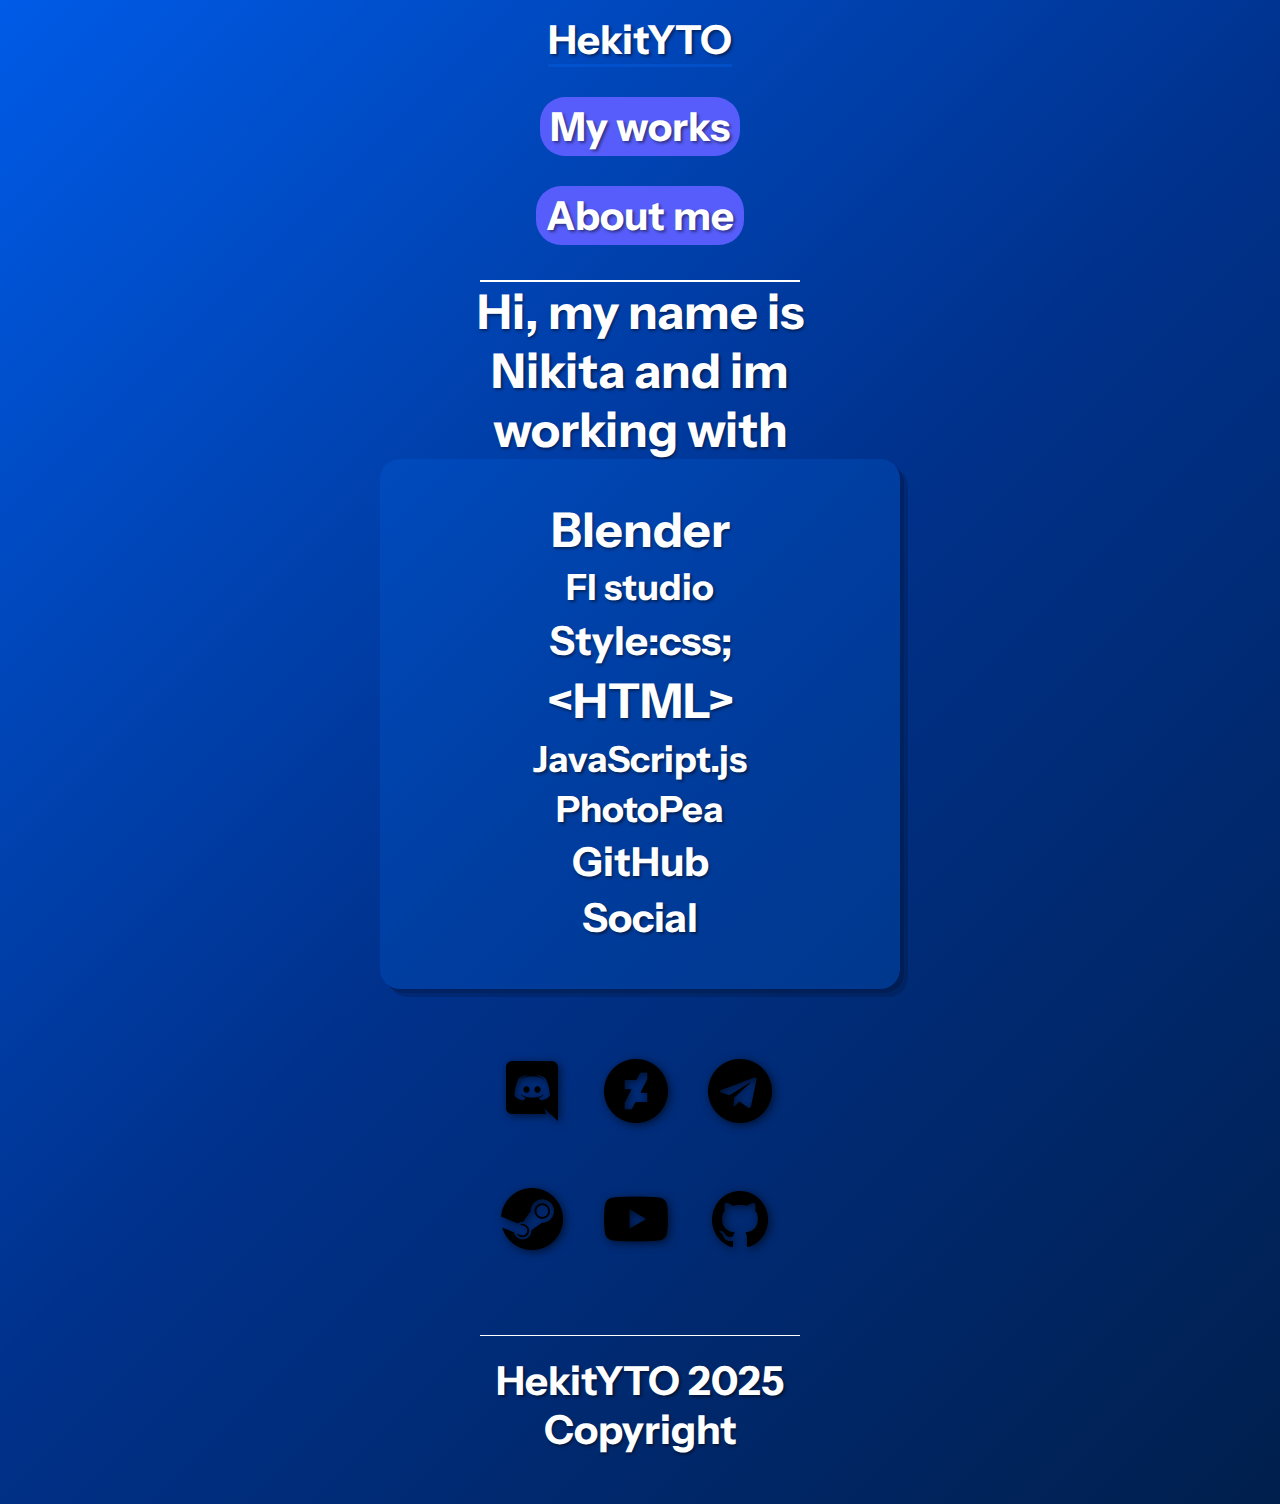
<file: index.html>
<!DOCTYPE html>
<html lang="en">
<head>
    <meta charset="UTF-8">
    <meta name="viewport" content="width=device-width, initial-scale=1.0">
    <link rel="stylesheet" href="style/common.css">
    <link rel="stylesheet" href="style/home_page.css">
    <title>HekitYTO</title>
</head>
<body>
<div class="structure">

    <header>
        <div class="header">
            <div class="headerbutton tel_only"><p href="" class="nahead">HekitYTO</p></div> 
            <div class="headerbutton"><a href="myworks.html" class="ahead">My works</a></div>
            <div class="headerbutton pc_only"><p href="" class="nahead">HekitYTO</p></div> 
            <div class="headerbutton"><a href="aboutme.html" class="ahead">About me</a></div>
        </div>
    </header>
<main>
    <div class="line"></div>
    <div class="mainbody">
        <p class="pabout">Hi, my name is Nikita and im working with</p>
        <div class="myhobby">
        <ul class="hobbyul2">
            <li  class="hobbyul big-size">Blender</li>
            <li  class="hobbyul low-size">Fl studio</li>
            <li  class="hobbyul medium-size">Style:css;</li>
            <li  class="hobbyul big-size">&lt;HTML&gt;</li>
            <li  class="hobbyul low-size">JavaScript.js</li>
            <li  class="hobbyul low-size">PhotoPea</li>
            <li  class="hobbyul medium-size">GitHub</li>
            <li  class="hobbyul medium-size">Social</li>
        </ul>
    </div>
        <div class="links">
            <a class="linksa" target="_blank" href="https://discord.gg/UFzfhtZskX"> <img src="icons/Discord.png" width="64" alt=""></a>
            <a class="linksa" target="_blank" href="https://www.deviantart.com/hekitytoriginal"> <img src="icons/DevianArt.png" width="64" alt=""></a>
            <a class="linksa" target="_blank" href="https://t.me/NekitSkrunnik"> <img src="icons/Telegram.png" width="64" alt=""></a>
            <a class="linksa" target="_blank" href="https://steamcommunity.com/profiles/76561199475777345/"> <img src="icons/Steam.png" width="64" alt=""></a>
            <a class="linksa" target="_blank" href="https://www.youtube.com/@HekitYTO"> <img src="icons/Youtube.png" width="64" alt=""></a>
            <a class="linksa" target="_blank" href="https://github.com/HekiYTO"> <img src="icons/Github.png" width="64" alt=""></a>
        </div>
    </div>
</main>
    
    <footer>
        <div class="footer">
            <p class="pfooter">HekitYTO 2025 Copyright</p>
        </div>
    </footer>

</div>
    
    
</body>
</html>
</file>
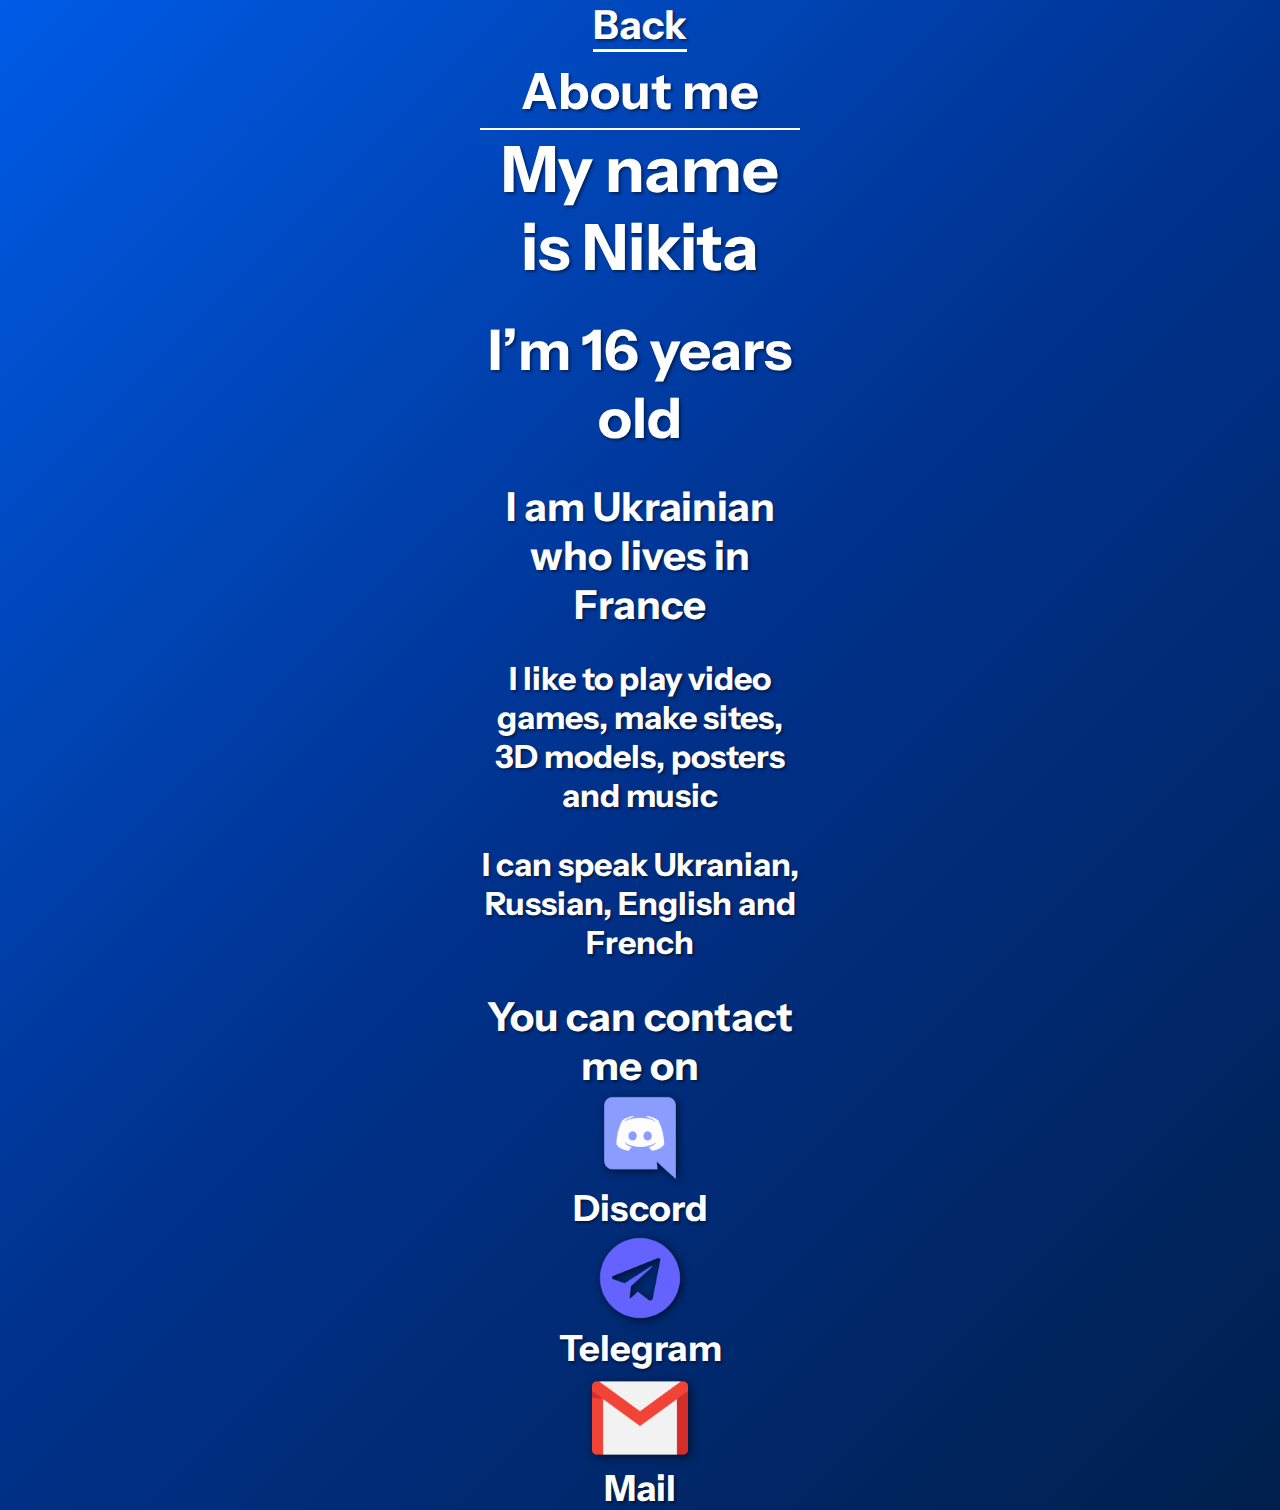
<file: aboutme.html>
<!DOCTYPE html>
<html lang="en">
<head>
    <meta charset="UTF-8">
    <meta name="viewport" content="width=device-width, initial-scale=1.0">
    <link rel="stylesheet" href="style/aboutme.css">
    <link rel="stylesheet" href="style/common.css">
    <title>About me</title>
</head>
<body>
    <div class="structure">
            <header class="hedar"> 
                <a class="gohome" href="index.html">Back</a>
                <h1 class="ahead">About me</h1>
            </header>
            <main>
                    <div class="txt">
                        <p class="txt1 txt-g">My name is Nikita</p>
                        <p class="txt2 txt-g">I’m 16 years old</p>
                        <p class="txt3 txt-g">I am Ukrainian who lives in France</p>
                        <p class="txt4 txt-g">I like to play video games, make sites, 3D models, posters and music</p>
                        <p class="txt4 txt-g">I can speak Ukranian, Russian, English and French</p>
                    </div>
                    <div class="contacts">
                        <p class="txt_contacts">You can contact me on</p>
                        <ul class="ul_cont">
                            <li ><a class="cont_li" href="https://discord.gg/UFzfhtZskX"><img class="icon" width="96" src="icons/Discord_color.png" alt=""><p class="li_txt">Discord</p></a></li>
                            <li ><a class="cont_li" href="https://t.me/NekitSkrunnik"><img class="icon" width="96" src="icons/Telegram_color.png" alt=""><p class="li_txt">Telegram</p></a></li>
                            <li ><a class="cont_li" href="mailto:hekitytoriginal@gmail.com"><img class="icon" width="96" src="icons/Gmail.png" alt=""><p class="li_txt" >Mail</p ></a></li>
                        </ul>
                    </div>
            </main>
    </div>
</body>
</html>
</file>
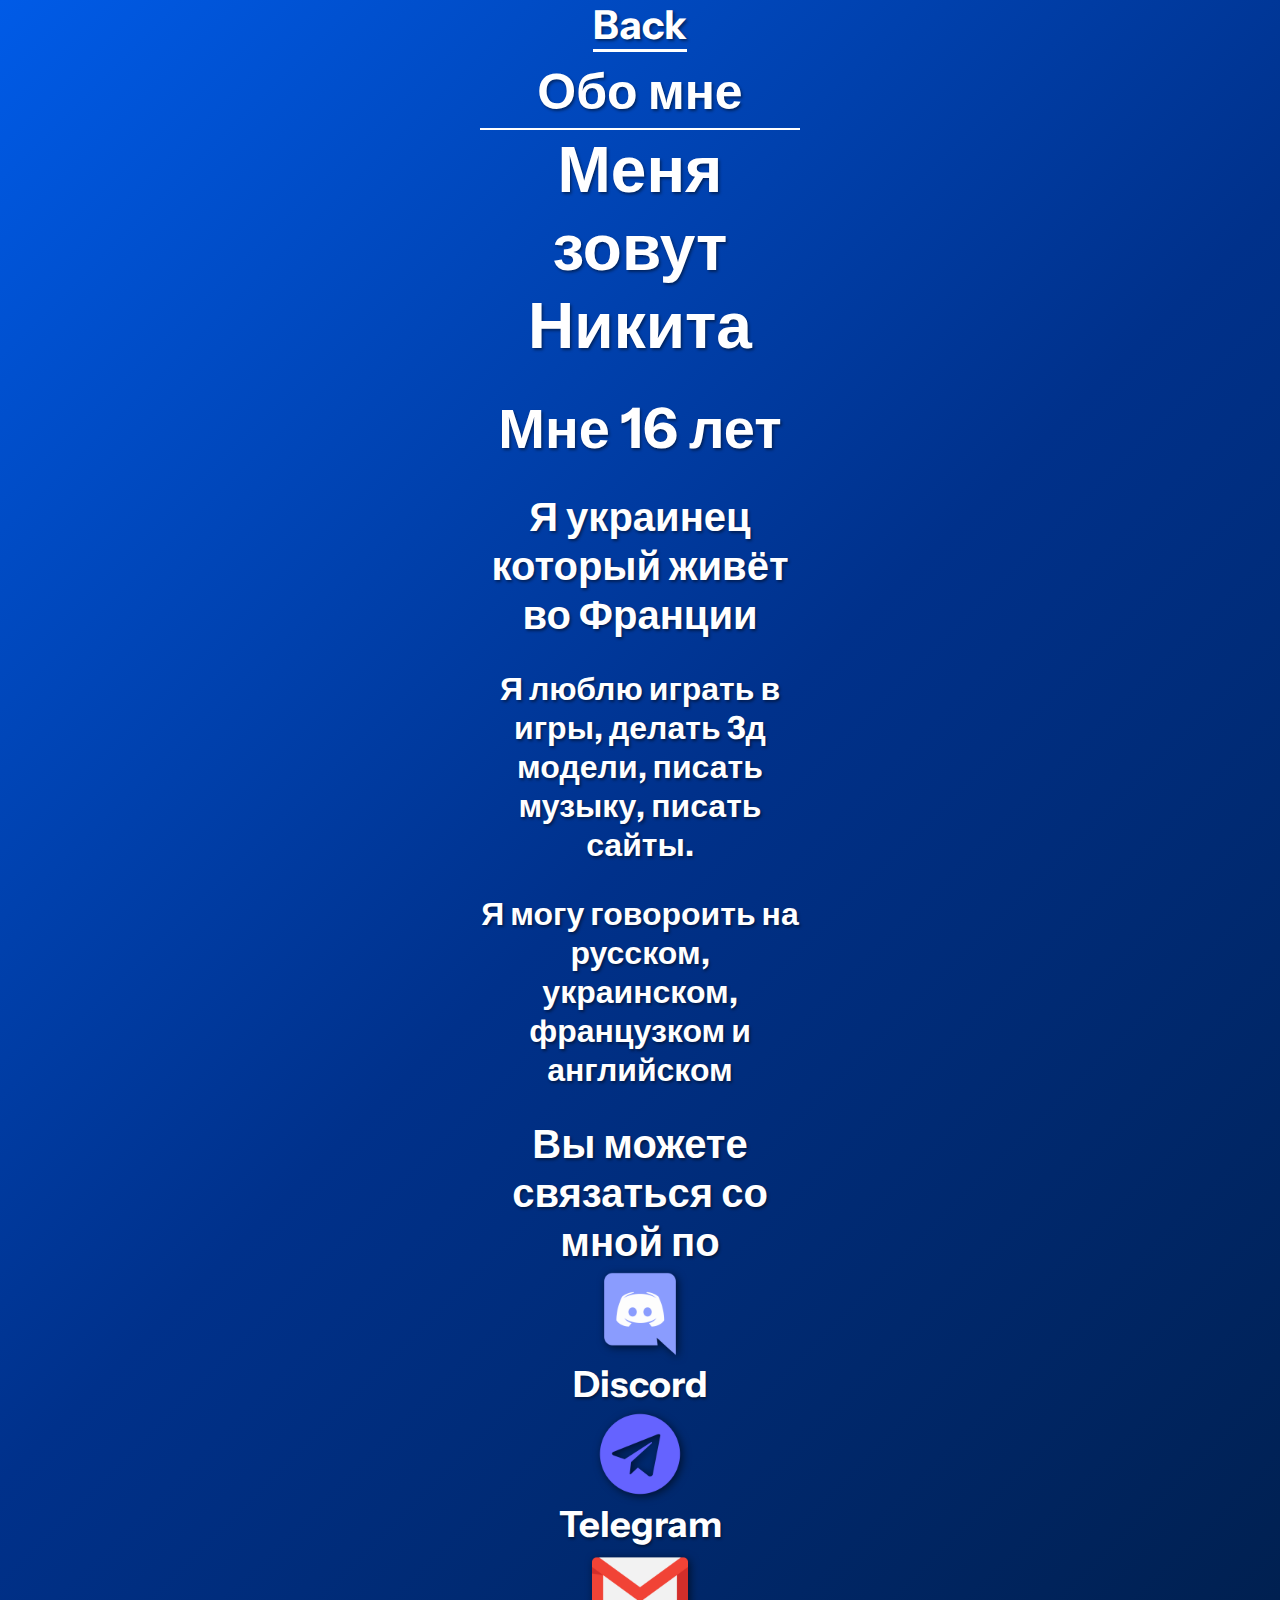
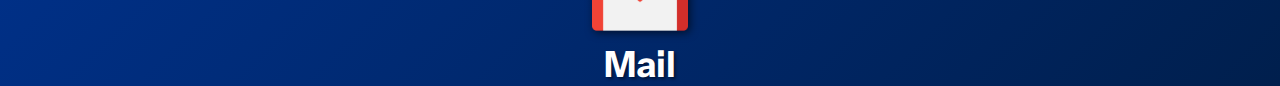
<file: ru/aboutmeru.html>
<!DOCTYPE html>
<html lang="ru">
<head>
    <meta charset="UTF-8">
    <meta name="viewport" content="width=device-width, initial-scale=1.0">
    <link rel="stylesheet" href="../style/aboutme.css">
    <link rel="stylesheet" href="../style/common.css">
    <title>Обо Мне</title>
</head>
<body>
    <div class="structure">
            <header class="hedar"> 
                <a class="gohome" href="../ru/indexru.html">Back</a>
                <h1 class="ahead">Обо мне</h1>
            </header>
            <main>
                    <div class="txt">
                        <p class="txt1 txt-g">Меня зовут Никита</p>
                        <p class="txt2 txt-g">Мне 16 лет</p>
                        <p class="txt3 txt-g">Я украинец который живёт во Франции</p>
                        <p class="txt4 txt-g">Я люблю играть в игры, делать 3д модели, писать музыку, писать сайты.</p>
                        <p class="txt4 txt-g">Я могу говороить на русском, украинском, французком и английском</p>
                    </div>
                    <div class="contacts">
                        <p class="txt_contacts">Вы можете связаться со мной по</p>
                        <ul class="ul_cont">
                            <li ><a class="cont_li" href="https://discord.gg/UFzfhtZskX"><img class="icon" width="96" src="../icons/Discord_color.png" alt=""><p class="li_txt">Discord</p></a></li>
                            <li ><a class="cont_li" href="https://t.me/NekitSkrunnik"><img class="icon" width="96" src="../icons/Telegram_color.png" alt=""><p class="li_txt">Telegram</p></a></li>
                            <li ><a class="cont_li" href="mailto:hekitytoriginal@gmail.com"><img class="icon" width="96" src="../icons/Gmail.png" alt=""><p class="li_txt" >Mail</p ></a></li>
                        </ul>
                    </div>
            </main>
    </div>
</body>
</html>
</file>
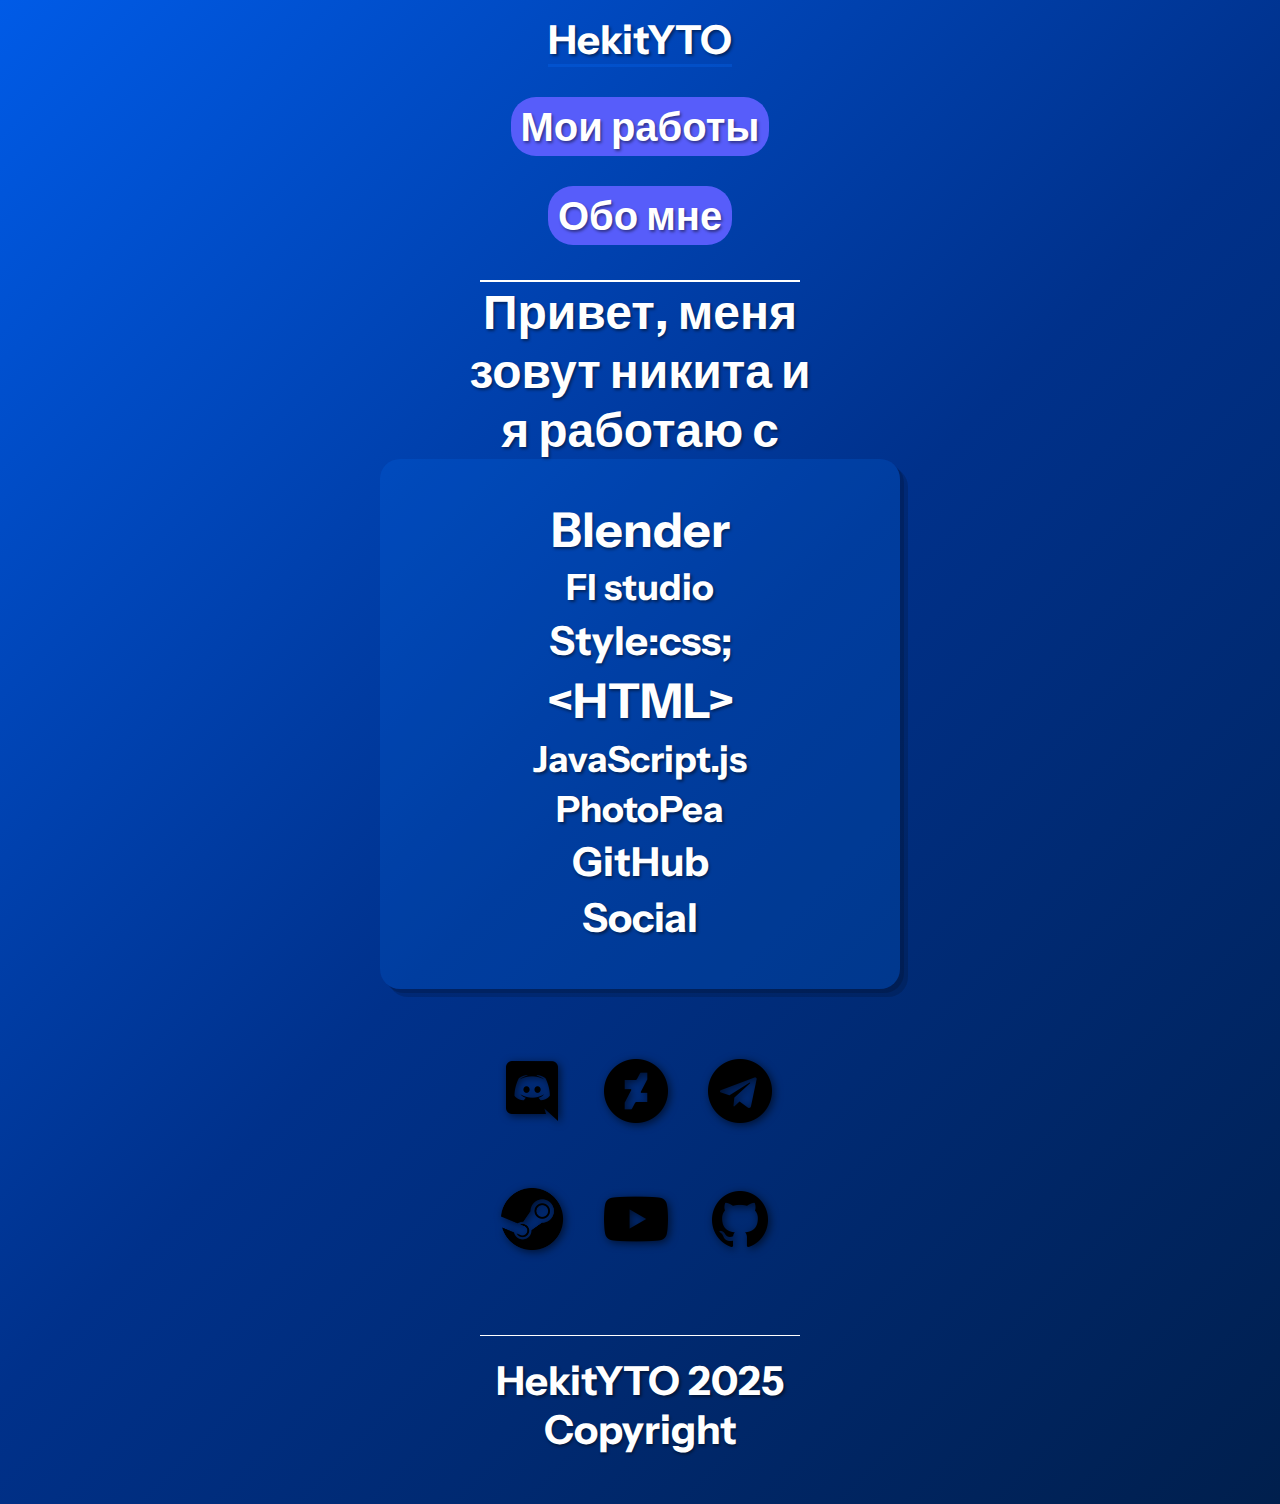
<file: ru/indexru.html>
<!DOCTYPE html>
<html lang="ru">
<head>
    <meta charset="UTF-8">
    <meta name="viewport" content="width=device-width, initial-scale=1.0">
    <link rel="stylesheet" href="../style/common.css">
    <link rel="stylesheet" href="../style/home_page.css">
    <title>HekitYTO</title>
</head>
<body>
<div class="structure">

    <header>
        <div class="header">
            <div class="headerbutton tel_only"><p href="" class="nahead">HekitYTO</p></div> 
            <div class="headerbutton"><a href="../ru/myworksru.html" class="ahead">Мои работы</a></div>
            <div class="headerbutton pc_only"><p href="" class="nahead">HekitYTO</p></div> 
            <div class="headerbutton"><a href="../ru/aboutmeru.html" class="ahead">Обо мне</a></div>
        </div>
    </header>
<main>
    <div class="line"></div>
    <div class="mainbody">
        <p class="pabout">Привет, меня зовут никита и я работаю с</p>
        <div class="myhobby">
        <ul class="hobbyul2">
            <li  class="hobbyul big-size">Blender</li>
            <li  class="hobbyul low-size">Fl studio</li>
            <li  class="hobbyul medium-size">Style:css;</li>
            <li  class="hobbyul big-size">&lt;HTML&gt;</li>
            <li  class="hobbyul low-size">JavaScript.js</li>
            <li  class="hobbyul low-size">PhotoPea</li>
            <li  class="hobbyul medium-size">GitHub</li>
            <li  class="hobbyul medium-size">Social</li>
        </ul>
    </div>
        <div class="links">
            <a class="linksa" target="_blank" href="https://discord.gg/UFzfhtZskX"> <img src="../icons/Discord.png" width="64" alt=""></a>
            <a class="linksa" target="_blank" href="https://www.deviantart.com/hekitytoriginal"> <img src="../icons/DevianArt.png" width="64" alt=""></a>
            <a class="linksa" target="_blank" href="https://t.me/NekitSkrunnik"> <img src="../icons/Telegram.png" width="64" alt=""></a>
            <a class="linksa" target="_blank" href="https://steamcommunity.com/profiles/76561199475777345/"> <img src="../icons/Steam.png" width="64" alt=""></a>
            <a class="linksa" target="_blank" href="https://www.youtube.com/@HekitYTO"> <img src="../icons/Youtube.png" width="64" alt=""></a>
            <a class="linksa" target="_blank" href="https://github.com/HekiYTO"> <img src="../icons/Github.png" width="64" alt=""></a>
        </div>
    </div>
</main>
    
    <footer>
        <div class="footer">
            <p class="pfooter">HekitYTO 2025 Copyright</p>
        </div>
    </footer>

</div>
    
    
</body>
</html>
</file>
<file: style/common.css>
@import url('https://fonts.googleapis.com/css2?family=Instrument+Sans:ital,wght@0,400..700;1,400..700&display=swap');

* {
    padding: 0;
    margin: 0;
}

a {
    text-decoration: none;
    text-shadow: 1.5px 1.5px 3px rgba(0, 0, 0, 0.45);

}

body {
    background: linear-gradient(135deg, #005be7 0%, #00318b 50%, #001f4d 100%);

}

p {
    text-shadow: 1.5px 1.5px 3px rgba(0, 0, 0, 0.45);
    color: white;
    font-weight: 700;
    font-family: "Instrument Sans", sans-serif;
}

li {
    list-style: none;
}

.structure {
    width: 1440px;
    margin: 0 auto;
}

@media screen and (max-width: 1439px) {
    .structure {
      width: 320px;
      margin: 0 auto;
    }
}
</file>
<file: style/home_page.css>
.header {
    width: 100%;
    height: 150px;
    margin: 0 auto;
    display: flex;
    gap: 20%;
    align-items: center;
    justify-content: space-around;
}

.ahead {
    font-size: 40px;
    color: white;
    font-weight: 700;
    font-family: "Instrument Sans", sans-serif;
    cursor: pointer;
    display: inline-block;
    transition: all 0.5s ease;
}

.ahead:hover {
    transform: scale(1.2);
}

.ahead:hover::first-letter {
    font-size: 40px;
    color: #575dfa;
}

.nahead {
    border-bottom: 3px solid rgba(9, 111, 255, 0.251);
    font-weight: 700;
    font-size: 40px;
}

.headerbutton {
    transition: all 0.1s ease;
    padding: 10px 0;
}



.structure {
    width: 1440px;
    margin: 0 auto;
}

.footer {
    margin: 50px auto;
    width: 35%;
    border-top: 1px solid white;
}

.pfooter {
    margin: 20px 0;
    text-align: center;
    font-size: 40px;
}

.mainbody {
    width: 100%;
    justify-content: center;
    display: flex;
    align-items: center;
    height: 800px;
}

.pabout {
    text-align: center;
    font-size: 60px;
    width: 350px;
}

.myhobby {
    box-shadow: 4px 4px rgba(0, 0, 0, 0.15), 8px 8px rgba(0, 0, 0, 0.15);
    margin-left: 80px;
    background-color: #0077ff2d;
    width: 520px ;
    height: 530px ;
    border-radius: 20px;
    display: flex;
    align-items: center;
    justify-content: center;
}

.hobbyul {
    text-shadow: 1.5px 1.5px 3px rgba(0, 0, 0, 0.45);
    color: white;
    font-weight: 700;
    font-family: "Instrument Sans", sans-serif;
    padding-bottom: 3%;
    transition: color 250ms cubic-bezier(0.4, 0, 0.2, 1), transform 0.3s ease; ;
}

.hobbyul:hover {
    cursor: default;
    transform: scale(1.5);
    color: #7d81ff;
}

.hobbyul2 {
    display: flex;
    flex-direction: column;
    align-items: center;
    justify-content: space-evenly;
}

.line {
    width: 100%;
    height: 2px;
    background-color: white;
    margin-top: 20px ;
}

.low-size {
    font-size: 36px;
}

.medium-size {
    font-size: 40px;
}

.big-size {
    font-size: 48px;;
}

.links {
    display: flex;
    flex-direction: column;
    padding-left: 5%;
}

.linksa {
    padding-bottom: 20px;
    filter: drop-shadow(2px 2px 4px rgba(0, 0, 0, 0.6));
    transition: 0.3s ease;
}

.linksa:hover {
    
    transform: scale(1.5);
    
}

.tel_only {
    display: none;
}

/*Phone Styles*/

@media screen and (max-width: 1439px) {
    .structure {
      width: 320px;
    }


    .mainbody {
        flex-direction: column;
        justify-content:start;
        height: auto;
    }

    .header {
        flex-direction: column;
        height: auto;
    }

    .myhobby {
        margin: 0;
        max-width: 80vw;
    }

    .headerbutton {
        margin: 5px 0;
    }

    .footer {
        width: auto;
    }

    .links {
        flex-direction: row;
        padding-left: 0;
        flex-wrap: wrap;
        width: 320px;
        margin: 0 auto;
        margin-top: 40px;
    }

    .linksa {
        padding: 30px 20px;
    }

    .pabout {
        font-size: 48px;
    }

    .ahead {
        background-color: #575dfa;
        border-radius: 25px;
        padding: 5px 10px;
    }

    .pc_only {
        display: none;
    }

    .tel_only {
        display:inline-block;
    }
}
</file>
<file: style/aboutme.css>
body {
    height: 100vh;
}

main {
    display: flex;
    justify-content: space-between;
}

.txt_contacts {
    font-size: 40px;
}

.cont_li {
    display: flex;
    align-items: center;
    flex-direction: column;
}

.li_txt {
    font-size: 36px;
}

.icon {
    filter: drop-shadow(2px 2px 4px rgba(0, 0, 0, 0.6));
    transition: 0.3s ease;
}

.icon:hover {
   transform: scale(1.3);
}

.ul_cont {
    flex-direction: column;
    align-items: center;
    display: flex;
   justify-content: center;
}

.ahead {
    font-size: 50px;
    color: white;
    font-weight: 700;
    font-family: "Instrument Sans", sans-serif;
    text-shadow: 1.5px 1.5px 3px rgba(0, 0, 0, 0.45);
}

.gohome {
    color: white;
    font-size: 40px;
    font-family: "Instrument Sans", sans-serif;
    font-weight: 700;
    border-bottom: 3px solid white;
}

.hedar {
   
    width: 100%;
    display: flex;
    flex-direction: column;
    gap: 8px;
    align-items: center;
    padding-bottom: 2%;
    border-bottom: 2px white solid;
}

.txt {
    width: 40%;
}

.txt1 {
    font-size: 64px;
}

.txt2 {
    font-size: 56px;
}

.txt3 {
    font-size: 40px;
}

.txt4 {
    font-size: 32px;
}

.gohome {
    font-size: 40px;
    color: white;
    font-weight: 700;
    font-family: "Instrument Sans", sans-serif;
    cursor: pointer;
    display: inline-block;
    transition: all 0.5s ease;
}

.gohome:hover {
    transform: scale(1.2);
}

.gohome:hover::first-letter {
    font-size: 40px;
    color: #575dfa;
}

/*Phone Styles*/

@media screen and (max-width: 1439px) {
    .structure {
      width: 320px;
    }

    main {
        flex-direction: column;
    }

    body {
        height: auto;
    }

    .txt {
        width: 100%;
    }

    .txt-g {
        text-align: center;
        margin-bottom: 30px;
    }

    .txt_contacts {
        text-align: center;
    }

  
}
</file>
